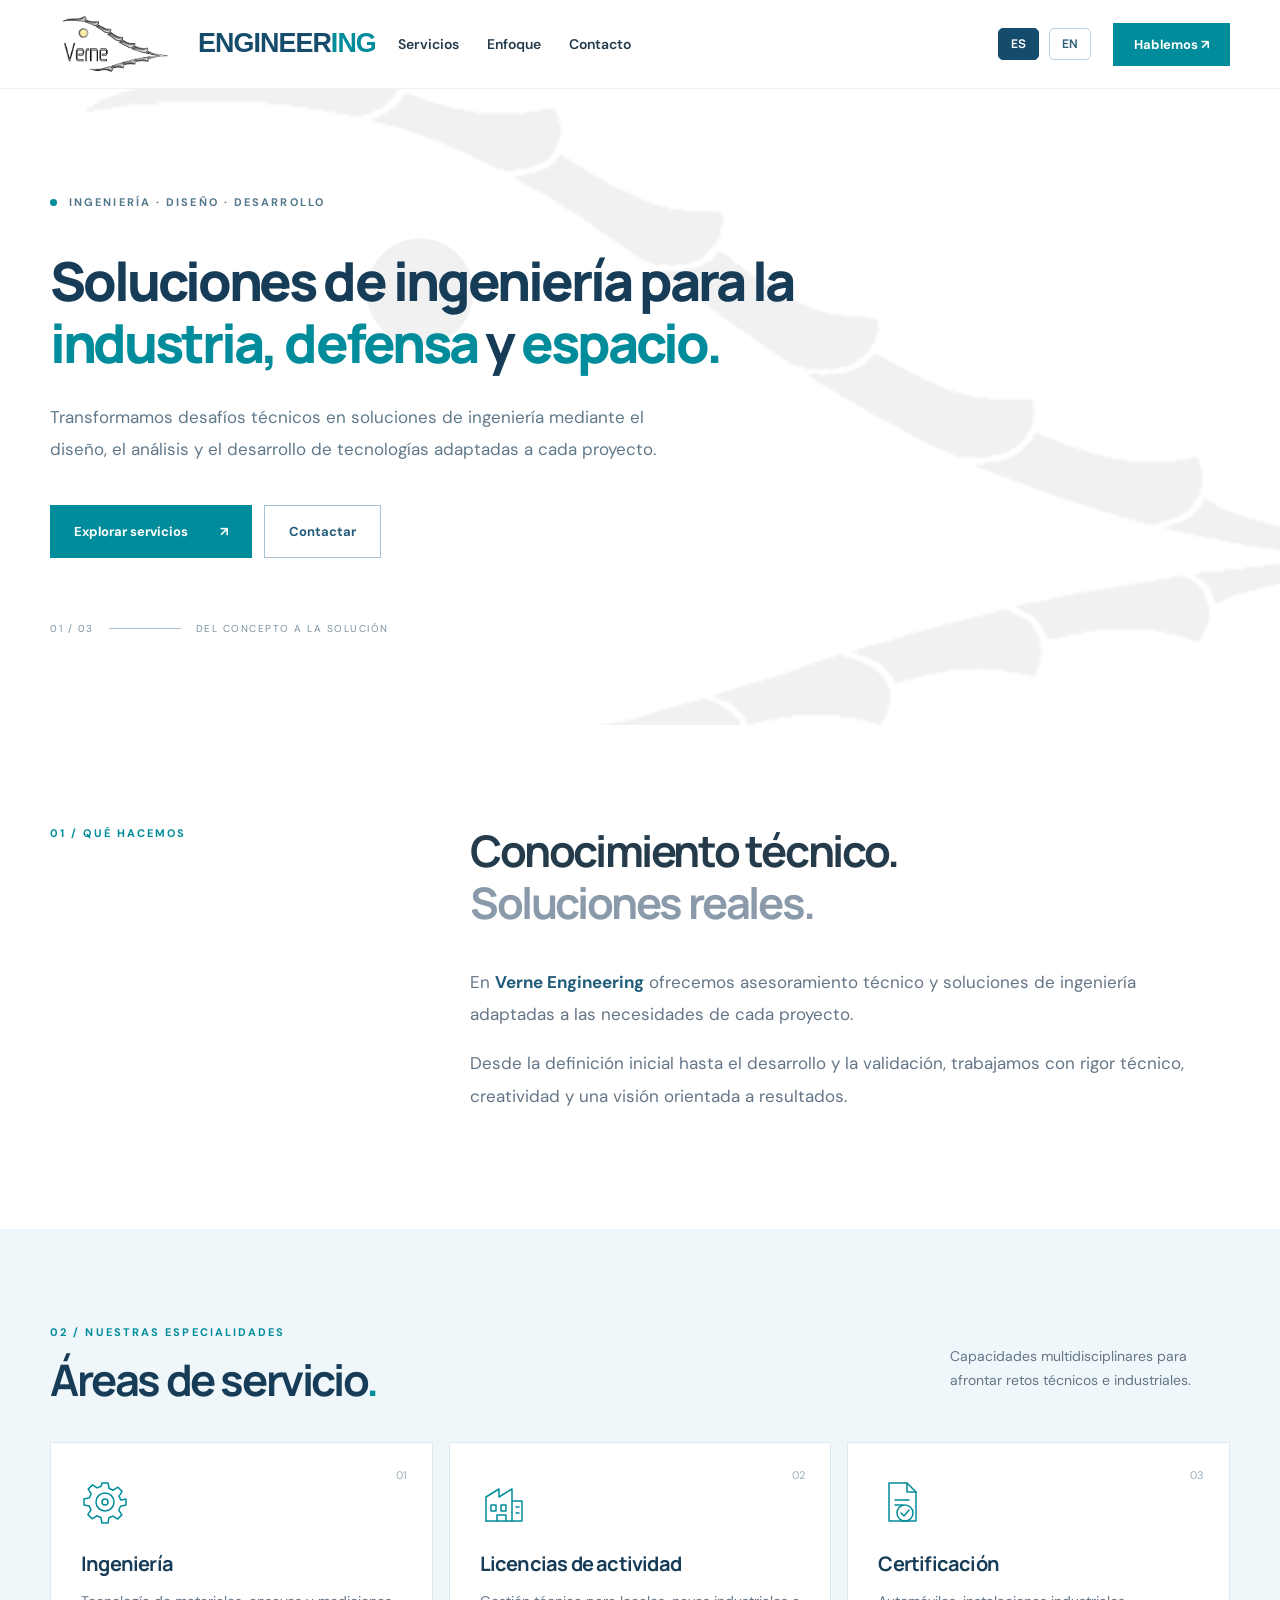
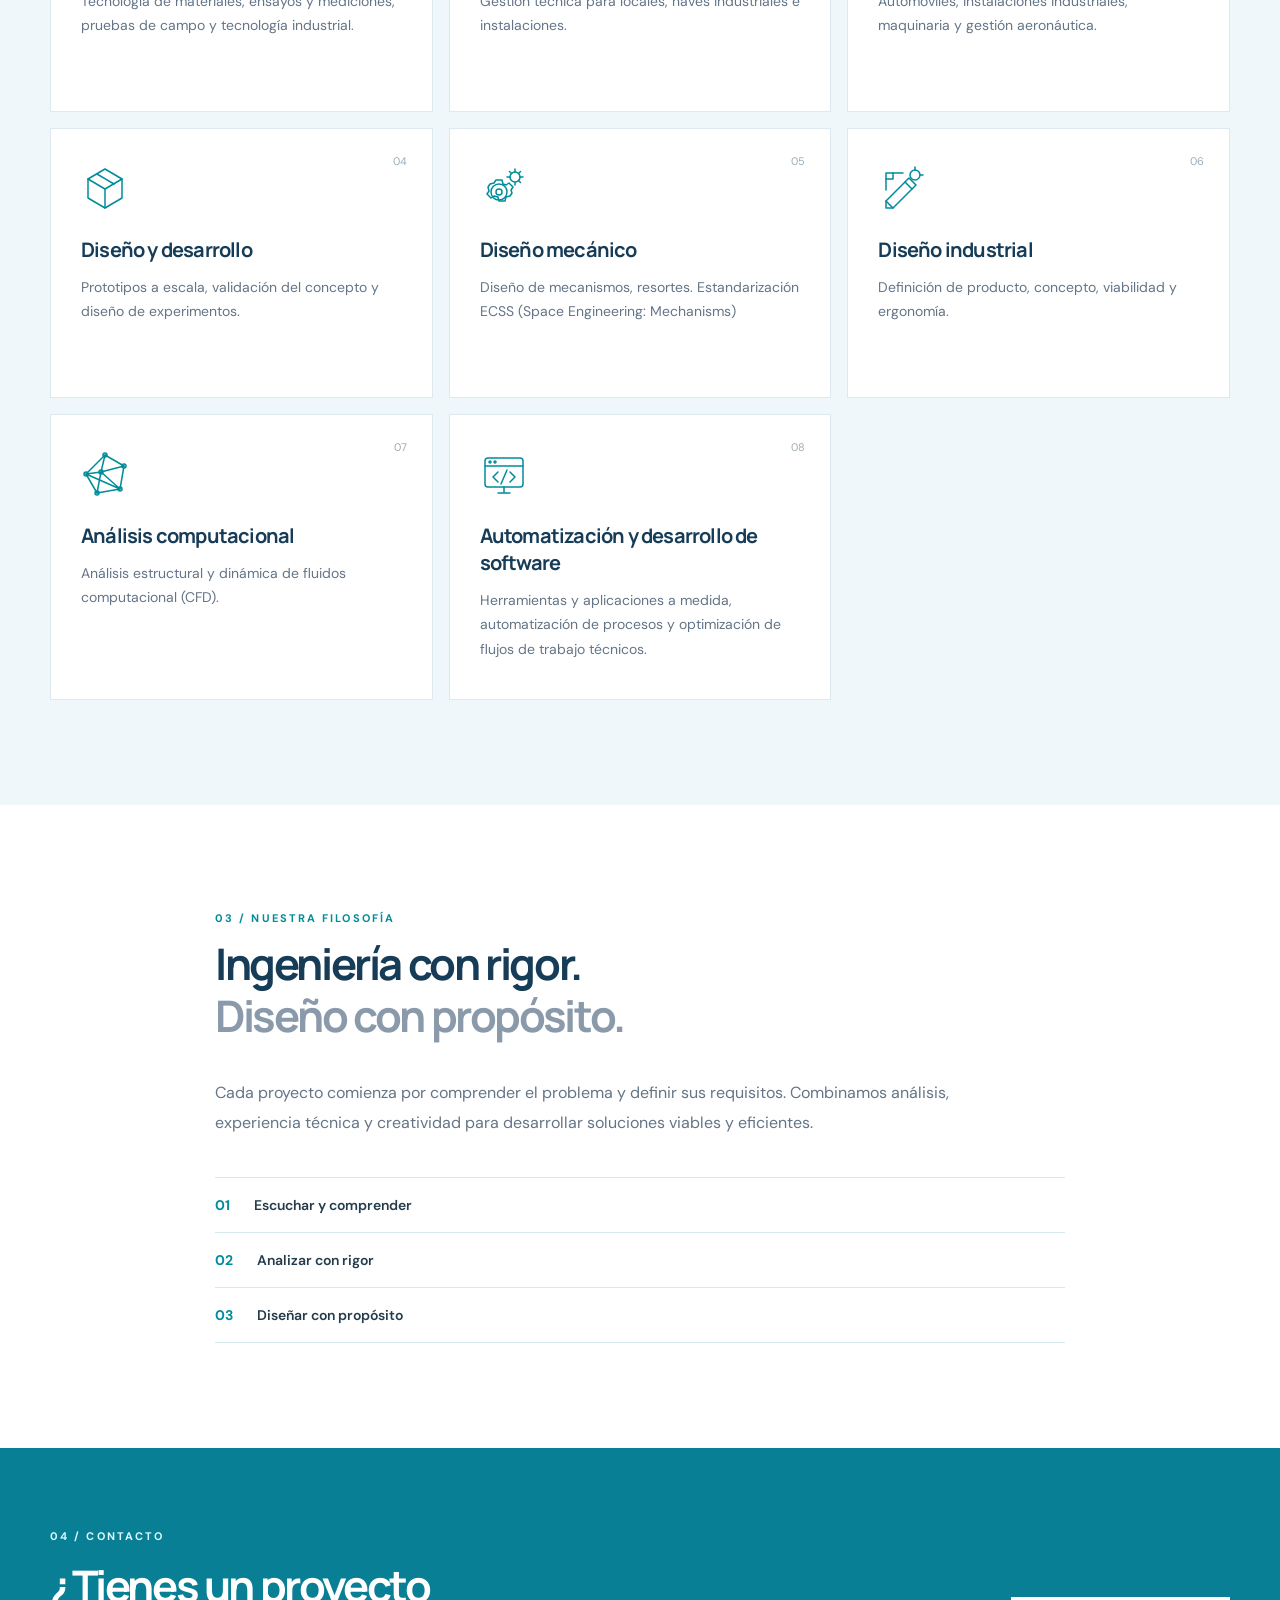
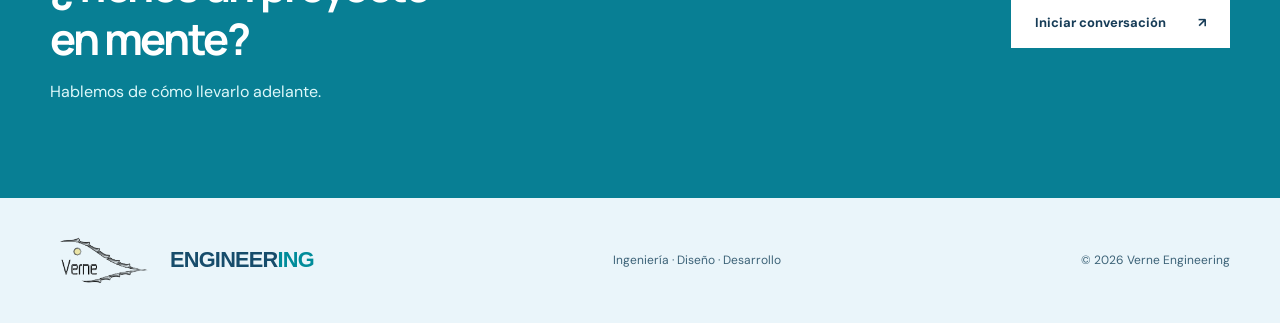
<file: index.html>
<!DOCTYPE html>
<html lang="es">
<head>
    <meta charset="utf-8">
    <meta name="viewport" content="width=device-width, initial-scale=1">

    <title>Verne Engineering | Ingeniería para industria, defensa y espacio</title>

    <meta name="description"
          content="Verne Engineering ofrece soluciones de ingeniería, diseño mecánico e industrial, análisis computacional y automatización para proyectos técnicos en industria, defensa y espacio.">

    <meta name="theme-color" content="#ffffff">

    <link rel="canonical" href="https://www.verne.cat/">
    <link rel="alternate" hreflang="es" href="https://www.verne.cat/">
    <link rel="alternate" hreflang="en" href="https://www.verne.cat/en/">
    <link rel="alternate" hreflang="x-default" href="https://www.verne.cat/">

    <link rel="stylesheet" href="styles.css">

    <script type="application/ld+json">
    {
        "@context": "https://schema.org",
        "@type": "Organization",
        "name": "Verne Engineering",
        "url": "https://www.verne.cat/",
        "logo": "https://www.verne.cat/logo-verne.png",
        "email": "engineering@verne.cat"
    }
    </script>
</head>

<body class="verne-v11">

    <!-- CABECERA -->
    <header class="header">
        <div class="wrap nav">

            <a class="brand" href="index.html"
               aria-label="Verne Engineering, inicio">

                <img
                    class="brand-logo"
                    src="logo-verne.png"
                    alt="Verne — logotipo"
                    width="154"
                    height="77">

                <span class="brand-subtitle" aria-label="ENGINEERING">
                    <span class="brand-engineer">ENGINEER</span><span class="brand-ing">ING</span>
                </span>
            </a>

            <nav aria-label="Navegación principal">
                <a href="#servicios">Servicios</a>
                <a href="#enfoque">Enfoque</a>
                <a href="contactos.html">Contacto</a>
            </nav>

            <span class="lang-switch" aria-label="Language / Idioma">
                <a href="./" lang="es" aria-current="page">ES</a>
                <a href="en/" lang="en">EN</a>
            </span>

            <a class="nav-cta" href="contactos.html">
                Hablemos <span aria-hidden="true">↗</span>
            </a>

        </div>
    </header>

    <main>

        <!-- PORTADA -->
        <section class="hero">

            <div class="wrap hero-grid">

                <div class="hero-copy">

                    <p class="eyebrow">
                        <span class="dot"></span>
                        INGENIERÍA · DISEÑO · DESARROLLO
                    </p>

                    <h1>
                        Soluciones de ingeniería
                        para la <em>industria,</em>
                        <em>defensa</em> y
                        <em>espacio.</em>
                    </h1>

                    <p class="lead">
                        Transformamos desafíos técnicos en soluciones
                        de ingeniería mediante el diseño, el análisis
                        y el desarrollo de tecnologías adaptadas
                        a cada proyecto.
                    </p>

                    <div class="actions">
                        <a class="btn primary" href="#servicios">
                            Explorar servicios <span aria-hidden="true">↗</span>
                        </a>

                        <a class="btn secondary" href="contactos.html">
                            Contactar
                        </a>
                    </div>

                    <div class="hero-foot">
                        <span>01 / 03</span>
                        <span class="line"></span>
                        <span>DEL CONCEPTO A LA SOLUCIÓN</span>
                    </div>

                </div>

            </div>

        </section>

        <!-- PRESENTACIÓN -->
        <section class="intro wrap">

            <div>
                <p class="section-label">
                    01 / QUÉ HACEMOS
                </p>
            </div>

            <div>
                <h2>
                    Conocimiento técnico.<br>
                    <span>Soluciones reales.</span>
                </h2>

                <p>
                    En <strong>Verne Engineering</strong> ofrecemos
                    asesoramiento técnico y soluciones de ingeniería
                    adaptadas a las necesidades de cada proyecto.
                </p>

                <p>
                    Desde la definición inicial hasta el desarrollo
                    y la validación, trabajamos con rigor técnico,
                    creatividad y una visión orientada a resultados.
                </p>
            </div>

        </section>

        <!-- SERVICIOS -->
        <section class="services" id="servicios">

            <div class="wrap">

                <div class="section-top">

                    <div>
                        <p class="section-label">
                            02 / NUESTRAS ESPECIALIDADES
                        </p>

                        <h2>
                            Áreas de servicio<span class="accent">.</span>
                        </h2>
                    </div>

                    <p>
                        Capacidades multidisciplinares para
                        afrontar retos técnicos e industriales.
                    </p>

                </div>

                <div class="service-grid">

                    <article class="service">
                        <span class="service-no">01</span>
                        <div class="service-icon" aria-hidden="true">⌁</div>
                        <h3>Ingeniería</h3>
                        <p>
                            Tecnología de materiales, ensayos y mediciones,
                            pruebas de campo y tecnología industrial.
                        </p>
                    </article>

                    <article class="service">
                        <span class="service-no">02</span>
                        <div class="service-icon" aria-hidden="true">▤</div>
                        <h3>Licencias de actividad</h3>
                        <p>
                            Gestión técnica para locales,
                            naves industriales e instalaciones.
                        </p>
                    </article>

                    <article class="service">
                        <span class="service-no">03</span>
                        <div class="service-icon" aria-hidden="true">◎</div>
                        <h3>Certificación</h3>
                        <p>
                            Automóviles, instalaciones industriales,
                            maquinaria y gestión aeronáutica.
                        </p>
                    </article>

                    <article class="service">
                        <span class="service-no">04</span>
                        <div class="service-icon" aria-hidden="true">◇</div>
                        <h3>Diseño y desarrollo</h3>
                        <p>
                            Prototipos a escala, validación del concepto
                            y diseño de experimentos.
                        </p>
                    </article>

                    <article class="service">
                        <span class="service-no">05</span>
                        <div class="service-icon" aria-hidden="true">⟐</div>
                        <h3>Diseño mecánico</h3>
                        <p>
                            Diseño de mecanismos,
                            resortes.
                            Estandarización ECSS 
                            (Space Engineering: Mechanisms)
                        </p>
                    </article>

                    <article class="service">
                        <span class="service-no">06</span>
                        <div class="service-icon" aria-hidden="true">▱</div>
                        <h3>Diseño industrial</h3>
                        <p>
                            Definición de producto, concepto,
                            viabilidad y ergonomía.
                        </p>
                    </article>

                    <article class="service">
                        <span class="service-no">07</span>
                        <div class="service-icon" aria-hidden="true">∑</div>
                        <h3>Análisis computacional</h3>
                        <p>
                            Análisis estructural y dinámica
                            de fluidos computacional (CFD).
                        </p>
                    </article>

                    <article class="service">
                        <span class="service-no">08</span>
                        <div class="service-icon" aria-hidden="true">{ }</div>
                        <h3>Automatización y desarrollo de software</h3>
                        <p>
                            Herramientas y aplicaciones a medida,
                            automatización de procesos y optimización
                            de flujos de trabajo técnicos.
                        </p>
                    </article>

                </div>

            </div>

        </section>

        <!-- FILOSOFÍA -->
        <section class="approach wrap" id="enfoque">

            <div class="approach-copy">

                <p class="section-label">
                    03 / NUESTRA FILOSOFÍA
                </p>

                <h2>
                    Ingeniería con rigor.<br>
                    <span>Diseño con propósito.</span>
                </h2>

                <p>
                    Cada proyecto comienza por comprender
                    el problema y definir sus requisitos.
                    Combinamos análisis, experiencia técnica
                    y creatividad para desarrollar soluciones
                    viables y eficientes.
                </p>

                <div class="principles">

                    <div>
                        <b>01</b>
                        <span>Escuchar y comprender</span>
                    </div>

                    <div>
                        <b>02</b>
                        <span>Analizar con rigor</span>
                    </div>

                    <div>
                        <b>03</b>
                        <span>Diseñar con propósito</span>
                    </div>

                </div>

            </div>

        </section>

        <!-- CONTACTO -->
        <section class="contact-banner">

            <div class="wrap contact-inner">

                <div>
                    <p class="section-label">
                        04 / CONTACTO
                    </p>

                    <h2>
                        ¿Tienes un proyecto<br>
                        en mente?
                    </h2>

                    <p>
                        Hablemos de cómo llevarlo adelante.
                    </p>
                </div>

                <a class="btn light" href="contactos.html">
                    Iniciar conversación
                    <span aria-hidden="true">↗</span>
                </a>

            </div>

        </section>

    </main>

    <!-- PIE DE PÁGINA -->
    <footer>

        <div class="wrap footer-inner">

            <a class="brand footer-brand"
               href="index.html"
               aria-label="Verne Engineering, inicio">

                <img
                    class="brand-logo"
                    src="logo-verne.png"
                    alt="Verne — logotipo"
                    width="154"
                    height="77">

                <span class="brand-subtitle" aria-label="ENGINEERING">
                    <span class="brand-engineer">ENGINEER</span><span class="brand-ing">ING</span>
                </span>

            </a>

            <span>
                Ingeniería · Diseño · Desarrollo
            </span>

            <span>
                © <span id="year">2026</span>
                Verne Engineering
            </span>

        </div>

    </footer>

    <script src="script.js"></script>
    <script src="service-icons.js"></script>

</body>
</html>
</file>
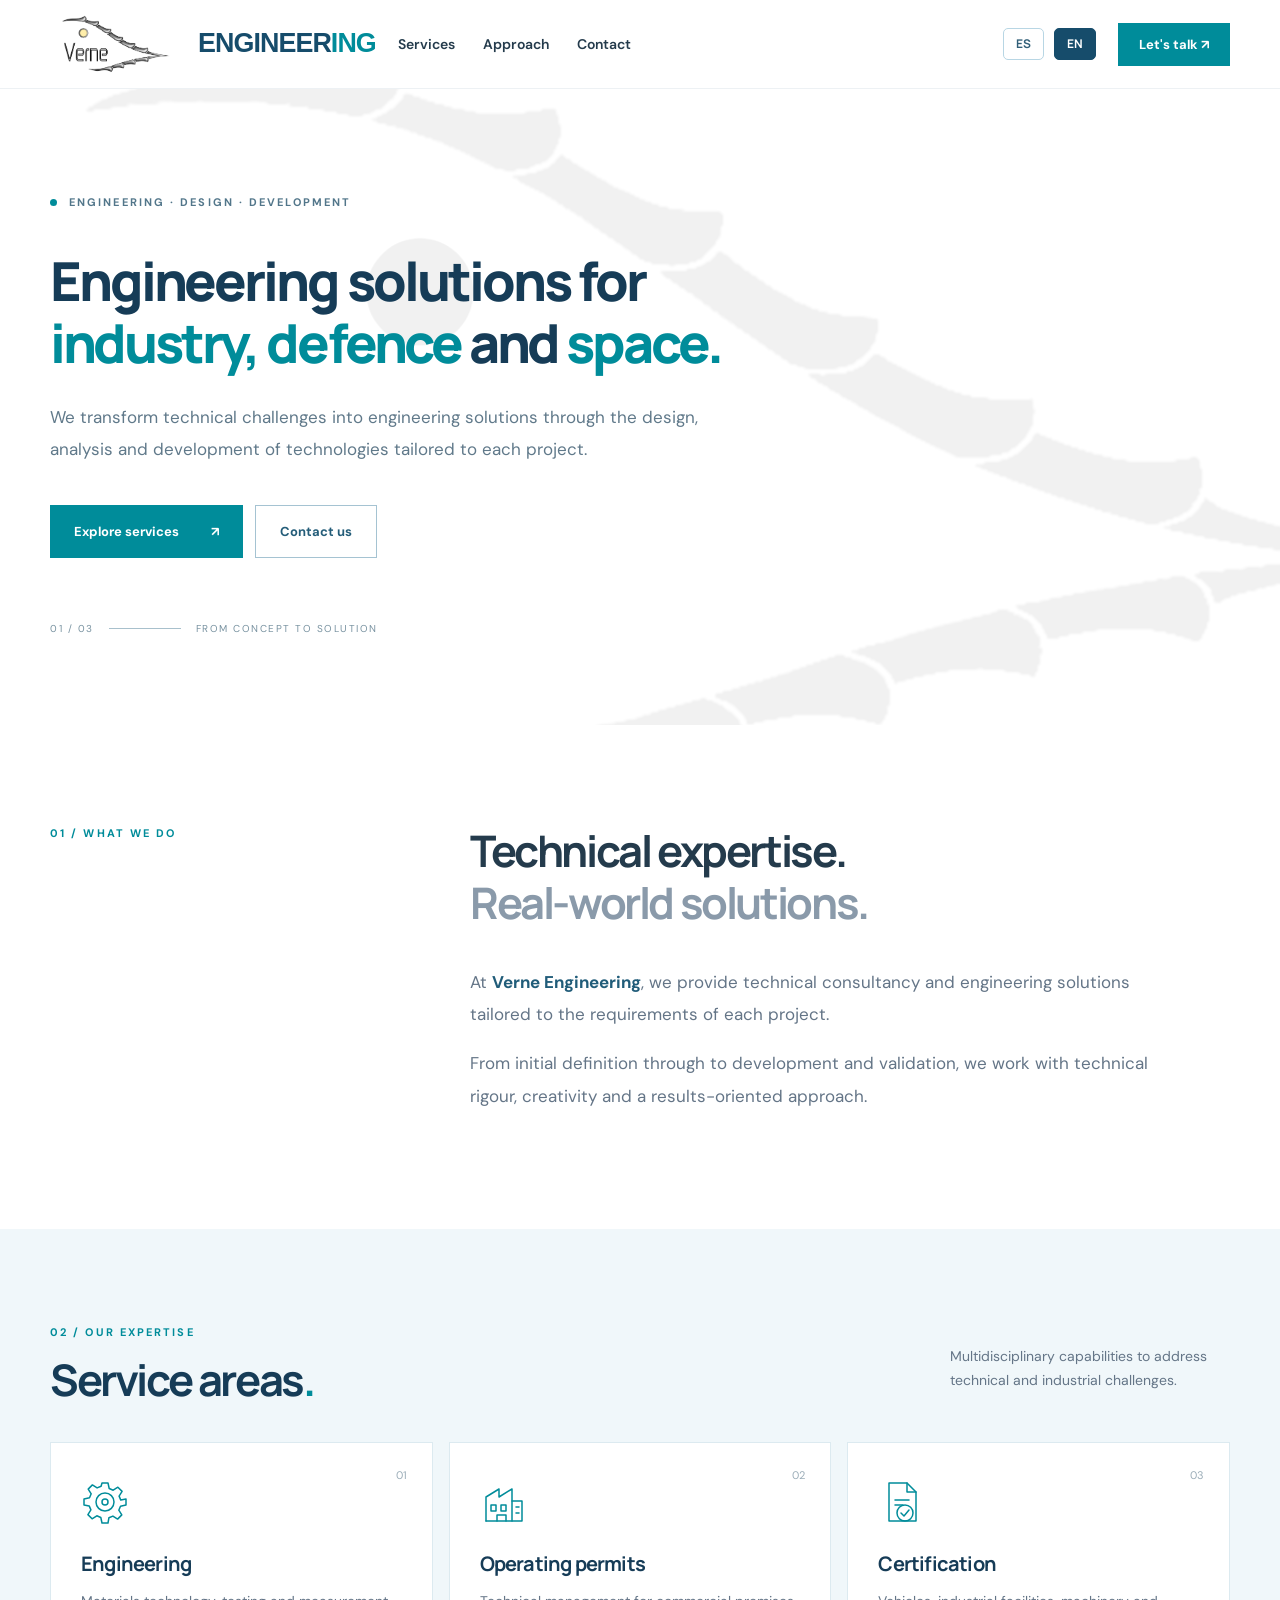
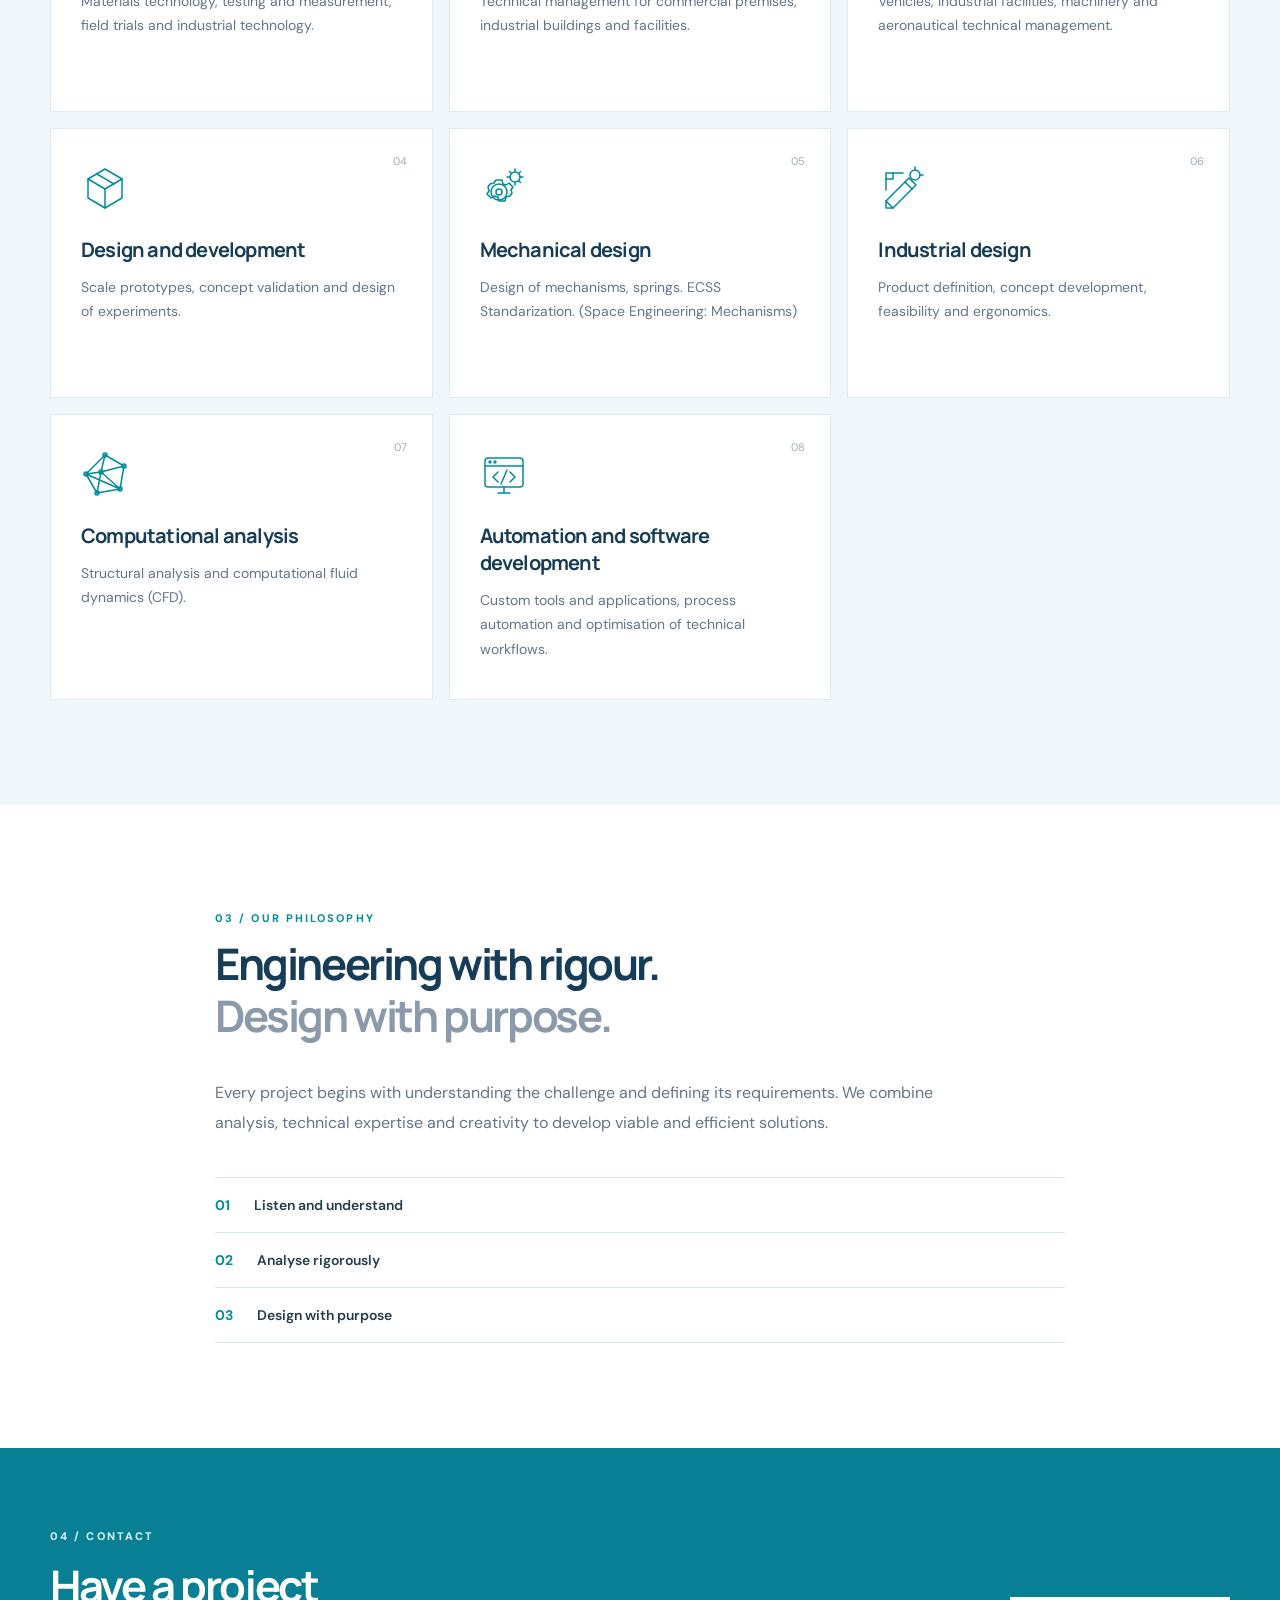
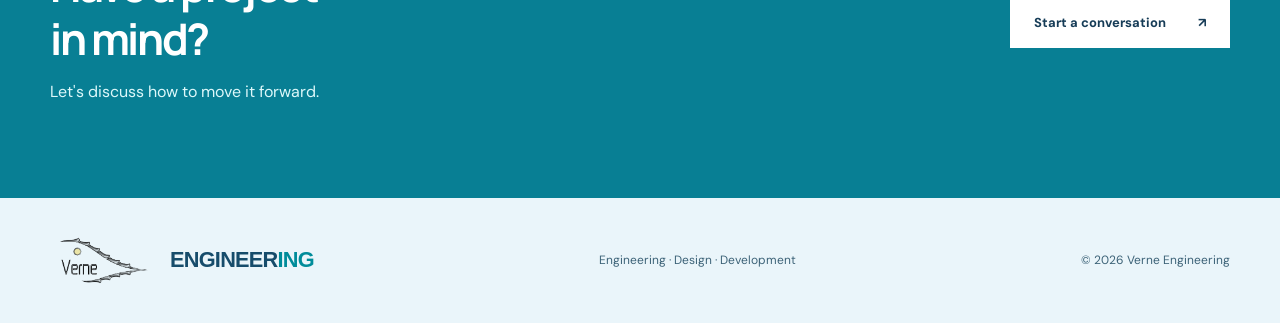
<file: en/index.html>
<!DOCTYPE html>
<html lang="en">
<head>
    <meta charset="utf-8">
    <meta name="viewport" content="width=device-width, initial-scale=1">

    <title>Verne Engineering | Engineering for Industry, Defence and Space</title>

    <meta name="description"
          content="Verne Engineering provides engineering solutions, mechanical and industrial design, computational analysis and automation for technical projects in industry, defence and space.">

    <meta name="theme-color" content="#ffffff">

    <link rel="canonical" href="https://www.verne.cat/en/">
    <link rel="alternate" hreflang="es" href="https://www.verne.cat/">
    <link rel="alternate" hreflang="en" href="https://www.verne.cat/en/">
    <link rel="alternate" hreflang="x-default" href="https://www.verne.cat/">

    <link rel="stylesheet" href="../styles.css?v=112">

    <script type="application/ld+json">
    {
        "@context": "https://schema.org",
        "@type": "Organization",
        "name": "Verne Engineering",
        "url": "https://www.verne.cat/",
        "logo": "https://www.verne.cat/logo-verne.png",
        "email": "engineering@verne.cat"
    }
    </script>
</head>

<body class="verne-v11">

    <!-- HEADER -->
    <header class="header">
        <div class="wrap nav">

            <a class="brand" href="./"
               aria-label="Verne Engineering, home">

                <img
                    class="brand-logo"
                    src="../logo-verne.png"
                    alt="Verne logo"
                    width="154"
                    height="77">

                <span class="brand-subtitle" aria-label="ENGINEERING">
                    <span class="brand-engineer">ENGINEER</span><span class="brand-ing">ING</span>
                </span>
            </a>

            <nav aria-label="Main navigation">
                <a href="#services">Services</a>
                <a href="#approach">Approach</a>
                <a href="contact.html">Contact</a>
            </nav>

            <span class="lang-switch" aria-label="Language selection">
                <a href="../" lang="es">ES</a>
                <a href="./" lang="en" aria-current="page">EN</a>
            </span>

            <a class="nav-cta" href="contact.html">
                Let's talk <span aria-hidden="true">↗</span>
            </a>

        </div>
    </header>

    <main>

        <!-- HERO -->
        <section class="hero">

            <div class="wrap hero-grid">
                <div class="hero-copy">

                    <p class="eyebrow">
                        <span class="dot"></span>
                        ENGINEERING · DESIGN · DEVELOPMENT
                    </p>

                    <h1>
                        Engineering solutions
                        for <em>industry,</em>
                        <em>defence</em> and
                        <em>space.</em>
                    </h1>

                    <p class="lead">
                        We transform technical challenges into
                        engineering solutions through the design,
                        analysis and development of technologies
                        tailored to each project.
                    </p>

                    <div class="actions">

                        <a class="btn primary" href="#services">
                            Explore services
                            <span aria-hidden="true">↗</span>
                        </a>

                        <a class="btn secondary" href="contact.html">
                            Contact us
                        </a>

                    </div>

                    <div class="hero-foot">
                        <span>01 / 03</span>
                        <span class="line"></span>
                        <span>FROM CONCEPT TO SOLUTION</span>
                    </div>

                </div>
            </div>

        </section>

        <!-- INTRODUCTION -->
        <section class="intro wrap">

            <div>
                <p class="section-label">
                    01 / WHAT WE DO
                </p>
            </div>

            <div>
                <h2>
                    Technical expertise.<br>
                    <span>Real-world solutions.</span>
                </h2>

                <p>
                    At <strong>Verne Engineering</strong>,
                    we provide technical consultancy and
                    engineering solutions tailored to
                    the requirements of each project.
                </p>

                <p>
                    From initial definition through to
                    development and validation, we work
                    with technical rigour, creativity
                    and a results-oriented approach.
                </p>
            </div>

        </section>

        <!-- SERVICES -->
        <section class="services" id="services">

            <div class="wrap">

                <div class="section-top">

                    <div>
                        <p class="section-label">
                            02 / OUR EXPERTISE
                        </p>

                        <h2>
                            Service areas<span class="accent">.</span>
                        </h2>
                    </div>

                    <p>
                        Multidisciplinary capabilities
                        to address technical and
                        industrial challenges.
                    </p>

                </div>

                <div class="service-grid">

                    <article class="service">
                        <span class="service-no">01</span>
                        <div class="service-icon" aria-hidden="true">⌁</div>
                        <h3>Engineering</h3>
                        <p>
                            Materials technology, testing
                            and measurement, field trials
                            and industrial technology.
                        </p>
                    </article>

                    <article class="service">
                        <span class="service-no">02</span>
                        <div class="service-icon" aria-hidden="true">▤</div>
                        <h3>Operating permits</h3>
                        <p>
                            Technical management for
                            commercial premises, industrial
                            buildings and facilities.
                        </p>
                    </article>

                    <article class="service">
                        <span class="service-no">03</span>
                        <div class="service-icon" aria-hidden="true">◎</div>
                        <h3>Certification</h3>
                        <p>
                            Vehicles, industrial facilities,
                            machinery and aeronautical
                            technical management.
                        </p>
                    </article>

                    <article class="service">
                        <span class="service-no">04</span>
                        <div class="service-icon" aria-hidden="true">◇</div>
                        <h3>Design and development</h3>
                        <p>
                            Scale prototypes, concept
                            validation and design
                            of experiments.
                        </p>
                    </article>

                    <article class="service">
                        <span class="service-no">05</span>
                        <div class="service-icon" aria-hidden="true">⟐</div>
                        <h3>Mechanical design</h3>
                        <p>
                            Design of mechanisms,
                            springs.
                            ECSS Standarization.
                            (Space Engineering: Mechanisms)
                            
                            
                        </p>
                    </article>

                    <article class="service">
                        <span class="service-no">06</span>
                        <div class="service-icon" aria-hidden="true">▱</div>
                        <h3>Industrial design</h3>
                        <p>
                            Product definition, concept
                            development, feasibility
                            and ergonomics.
                        </p>
                    </article>

                    <article class="service">
                        <span class="service-no">07</span>
                        <div class="service-icon" aria-hidden="true">∑</div>
                        <h3>Computational analysis</h3>
                        <p>
                            Structural analysis and
                            computational fluid
                            dynamics (CFD).
                        </p>
                    </article>

                    <article class="service">
                        <span class="service-no">08</span>
                        <div class="service-icon" aria-hidden="true">{ }</div>
                        <h3>Automation and software development</h3>
                        <p>
                            Custom tools and applications,
                            process automation and
                            optimisation of technical
                            workflows.
                        </p>
                    </article>

                </div>

            </div>
        </section>

        <!-- APPROACH -->
        <section class="approach wrap" id="approach">

            <div class="approach-copy">

                <p class="section-label">
                    03 / OUR PHILOSOPHY
                </p>

                <h2>
                    Engineering with rigour.<br>
                    <span>Design with purpose.</span>
                </h2>

                <p>
                    Every project begins with understanding
                    the challenge and defining its requirements.
                    We combine analysis, technical expertise
                    and creativity to develop viable
                    and efficient solutions.
                </p>

                <div class="principles">

                    <div>
                        <b>01</b>
                        <span>Listen and understand</span>
                    </div>

                    <div>
                        <b>02</b>
                        <span>Analyse rigorously</span>
                    </div>

                    <div>
                        <b>03</b>
                        <span>Design with purpose</span>
                    </div>

                </div>

            </div>
        </section>

        <!-- CONTACT -->
        <section class="contact-banner">

            <div class="wrap contact-inner">

                <div>
                    <p class="section-label">
                        04 / CONTACT
                    </p>

                    <h2>
                        Have a project<br>
                        in mind?
                    </h2>

                    <p>
                        Let's discuss how to move it forward.
                    </p>
                </div>

                <a class="btn light" href="contact.html">
                    Start a conversation
                    <span aria-hidden="true">↗</span>
                </a>

            </div>
        </section>

    </main>

    <!-- FOOTER -->
    <footer>

        <div class="wrap footer-inner">

            <a class="brand footer-brand"
               href="./"
               aria-label="Verne Engineering, home">

                <img
                    class="brand-logo"
                    src="../logo-verne.png"
                    alt="Verne logo"
                    width="154"
                    height="77">

                <span class="brand-subtitle" aria-label="ENGINEERING">
                    <span class="brand-engineer">ENGINEER</span><span class="brand-ing">ING</span>
                </span>

            </a>

            <span>
                Engineering · Design · Development
            </span>

            <span>
                © <span id="year">2026</span>
                Verne Engineering
            </span>

        </div>

    </footer>

    <script src="../script.js"></script>
    <script src="../service-icons.js"></script>

</body>
</html>
</file>
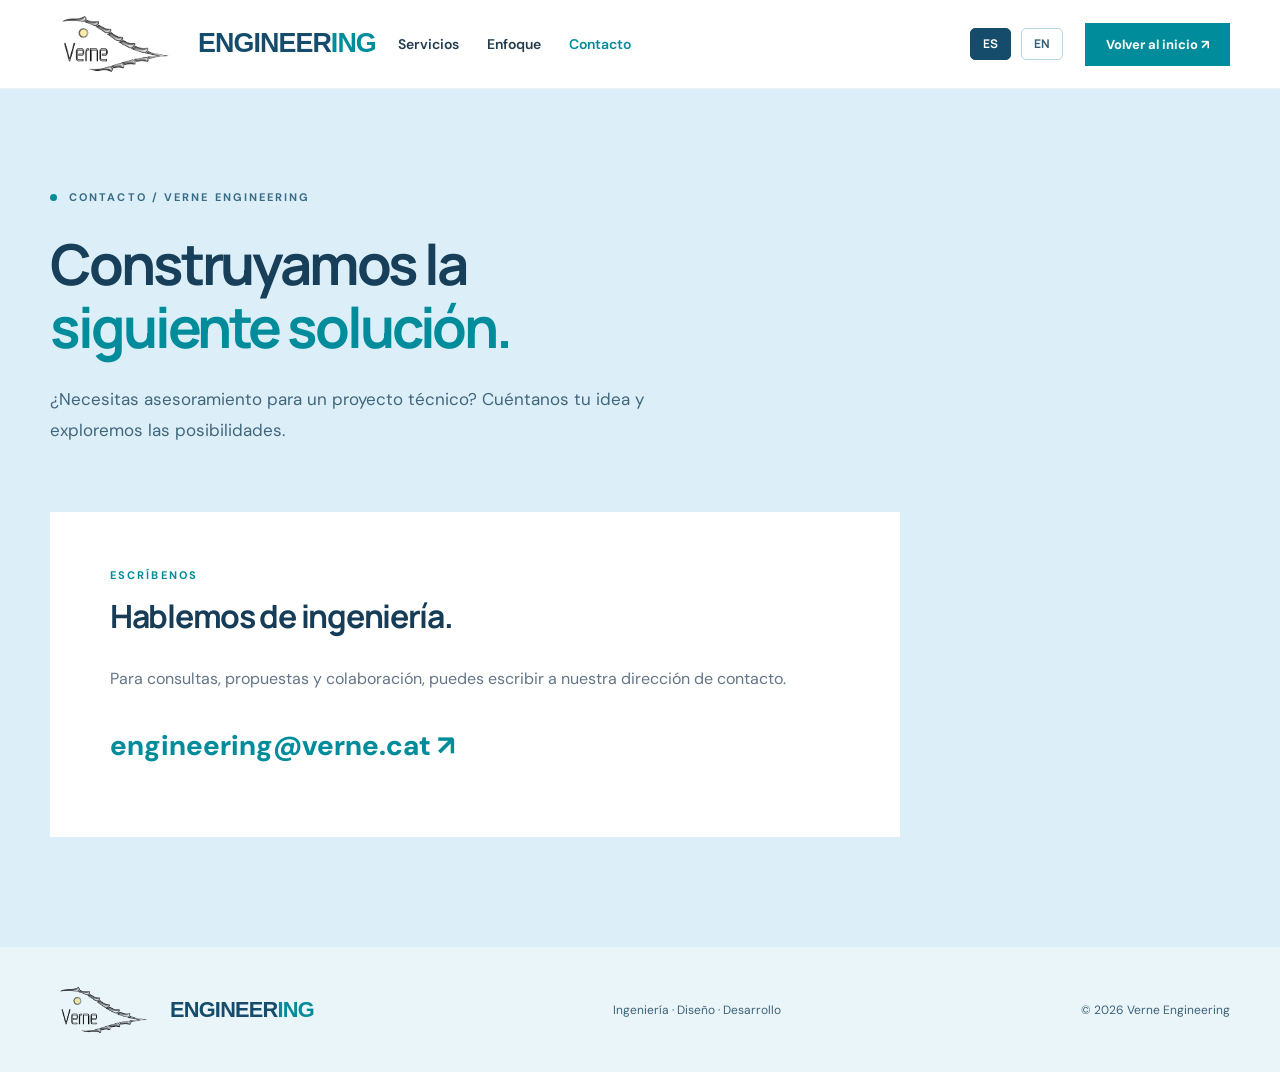
<file: contactos.html>
<!DOCTYPE html>
<html lang="es"><head><meta charset="utf-8"/><meta content="width=device-width, initial-scale=1" name="viewport"/><title>Contacto | Verne Engineering</title><meta content="Contacta con Verne Engineering para consultas de ingeniería, diseño industrial y automatización. Escríbenos a engineering@verne.cat." name="description"/><meta content="#14283d" name="theme-color"/><link href="https://www.verne.cat/contactos.html" rel="canonical"/><link href="styles.css" rel="stylesheet"/><link href="https://www.verne.cat/contactos.html" hreflang="es" rel="alternate"/><link href="https://www.verne.cat/en/contact.html" hreflang="en" rel="alternate"/><link href="https://www.verne.cat/contactos.html" hreflang="x-default" rel="alternate"/><script type="application/ld+json">{"@context": "https://schema.org", "@type": "Organization", "name": "Verne Engineering", "url": "https://www.verne.cat/", "logo": "https://www.verne.cat/logo-verne.png", "email": "engineering@verne.cat"}</script></head><body><header class="header"><div class="wrap nav"><a class="brand" href="index.html"><img alt="Verne — logotipo" class="brand-logo" height="77" src="logo-verne.png" width="154"/><span aria-label="ENGINEERING" class="brand-subtitle"><span class="brand-engineer">ENGINEER</span><span class="brand-ing">ING</span></span></a><nav><a href="index.html#servicios">Servicios</a><a href="index.html#enfoque">Enfoque</a><a aria-current="page" href="contactos.html">Contacto</a></nav><span aria-label="Language / Idioma" class="lang-switch"><a aria-current="page" href="contactos.html" lang="es">ES</a><a href="en/contact.html" lang="en">EN</a></span><a class="nav-cta" href="index.html">Volver al inicio ↗</a></div></header><main><section class="contact-page"><div class="wrap"><p class="eyebrow"><span class="dot"></span> CONTACTO / VERNE ENGINEERING</p><h1>Construyamos la<br/><em>siguiente solución.</em></h1><p class="lead">¿Necesitas asesoramiento para un proyecto técnico? Cuéntanos tu idea y exploremos las posibilidades.</p><div class="contact-panel"><div><p class="section-label">ESCRÍBENOS</p><h2>Hablemos de ingeniería.</h2><p>Para consultas, propuestas y colaboración, puedes escribir a nuestra dirección de contacto.</p><a class="email-link" href="mailto:engineering@verne.cat">engineering@verne.cat ↗</a></div></div></div></section></main><footer><div class="wrap footer-inner"><a aria-label="Verne Engineering, inicio" class="brand footer-brand" href="index.html"><img alt="Verne — logotipo" class="brand-logo" height="77" src="logo-verne.png" width="154"/><span aria-label="ENGINEERING" class="brand-subtitle"><span class="brand-engineer">ENGINEER</span><span class="brand-ing">ING</span></span></a><span>Ingeniería · Diseño · Desarrollo</span><span>© <span id="year">2026</span> Verne Engineering</span></div></footer><script src="script.js"></script></body></html>
</file>
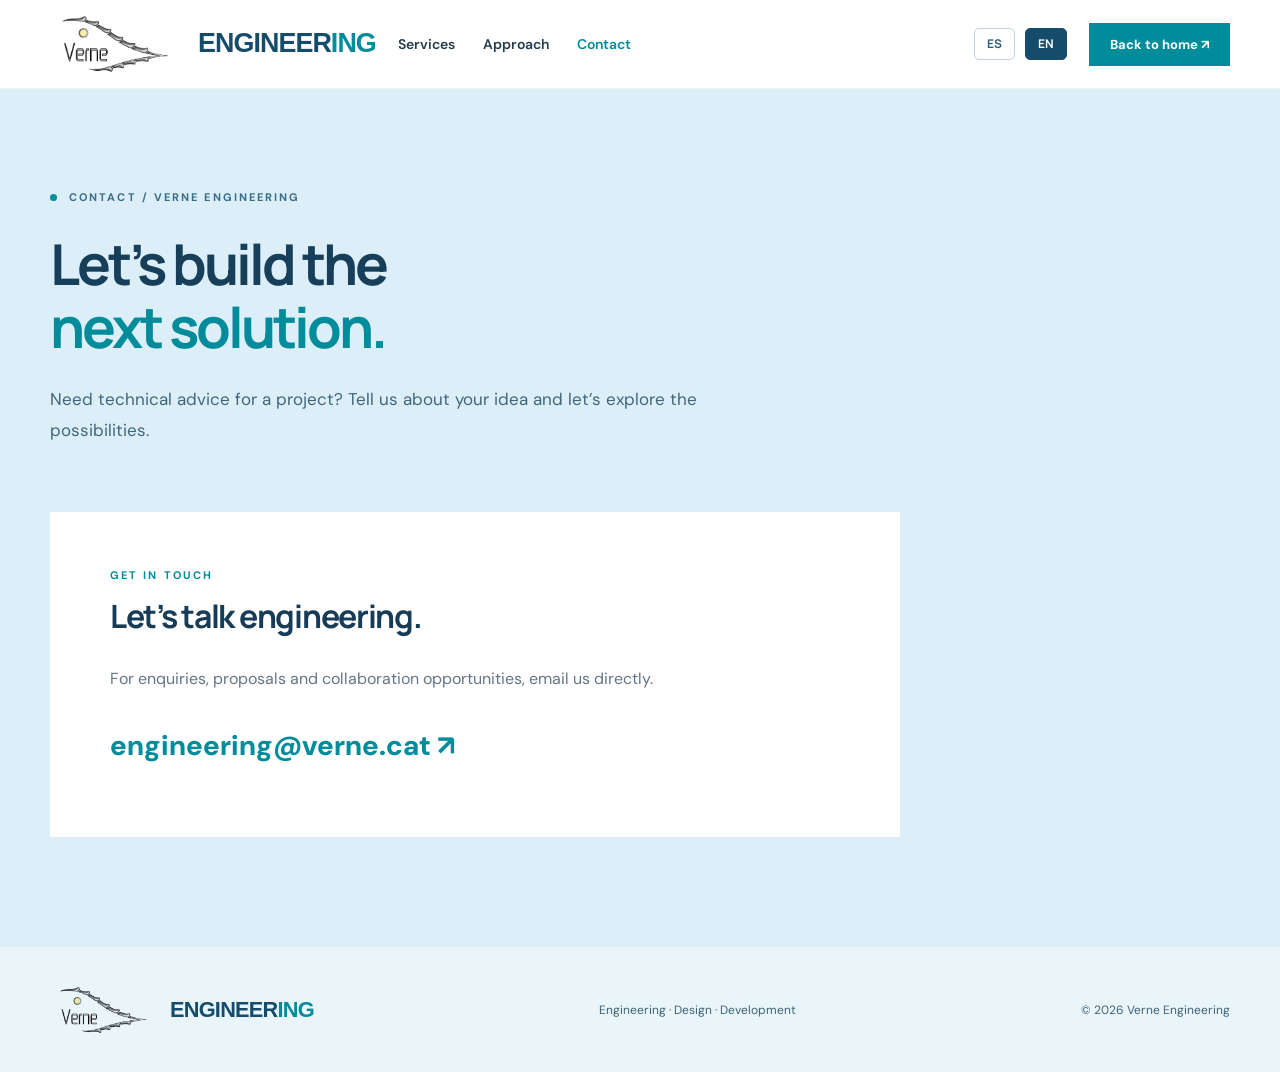
<file: en/contact.html>
<!DOCTYPE html>
<html lang="en">
<head>
    <meta charset="utf-8"/>
    <meta name="viewport" content="width=device-width, initial-scale=1"/>

    <title>Contact | Verne Engineering</title>

    <meta name="description"
          content="Contact Verne Engineering for mechanical engineering, industrial design, automation and software development enquiries."/>

    <meta name="theme-color" content="#14283d"/>

    <link rel="canonical"
          href="https://www.verne.cat/en/contact.html"/>

    <link rel="stylesheet" href="../styles.css"/>

    <!-- International SEO -->
    <link rel="alternate"
          hreflang="es"
          href="https://www.verne.cat/contactos.html"/>

    <link rel="alternate"
          hreflang="en"
          href="https://www.verne.cat/en/contact.html"/>

    <link rel="alternate"
          hreflang="x-default"
          href="https://www.verne.cat/contactos.html"/>

    <!-- Structured data -->
    <script type="application/ld+json">
    {
        "@context": "https://schema.org",
        "@type": "Organization",
        "name": "Verne Engineering",
        "url": "https://www.verne.cat/",
        "logo": "https://www.verne.cat/logo-verne.png",
        "email": "engineering@verne.cat"
    }
    </script>
</head>

<body>

    <!-- HEADER -->
    <header class="header">
        <div class="wrap nav">

            <a class="brand" href="index.html">
                <img
                    alt="Verne logo"
                    class="brand-logo"
                    height="77"
                    src="../logo-verne.png"
                    width="154"
                />
                <span aria-label="ENGINEERING" class="brand-subtitle">
                    <span class="brand-engineer">ENGINEER</span>
                    <span class="brand-ing">ING</span>
                </span>
            </a>

            <nav>
                <a href="index.html#services">Services</a>
                <a href="index.html#approach">Approach</a>
                <a aria-current="page" href="contact.html">Contact</a>
            </nav>

            <!-- LANGUAGE SELECTOR -->
            <span aria-label="Language / Idioma" class="lang-switch">
                <a href="../contactos.html" lang="es">ES</a>
                <a aria-current="page" href="contact.html" lang="en">EN</a>
            </span>

            <a class="nav-cta" href="index.html">
                Back to home ↗
            </a>

        </div>
    </header>

    <!-- MAIN CONTENT -->
    <main>
        <section class="contact-page">
            <div class="wrap">

                <p class="eyebrow">
                    <span class="dot"></span>
                    CONTACT / VERNE ENGINEERING
                </p>

                <h1>
                    Let’s build the<br/>
                    <em>next solution.</em>
                </h1>

                <p class="lead">
                    Need technical advice for a project?
                    Tell us about your idea and let’s explore
                    the possibilities.
                </p>

                <div class="contact-panel">
                    <div>

                        <p class="section-label">
                            GET IN TOUCH
                        </p>

                        <h2>Let’s talk engineering.</h2>

                        <p>
                            For enquiries, proposals and
                            collaboration opportunities,
                            email us directly.
                        </p>

                        <a
                            class="email-link"
                            href="mailto:engineering@verne.cat">
                            engineering@verne.cat ↗
                        </a>

                    </div>
                </div>

            </div>
        </section>
    </main>

    <!-- FOOTER -->
    <footer>
        <div class="wrap footer-inner">

            <a
                aria-label="Verne Engineering, home"
                class="brand footer-brand"
                href="index.html">

                <img
                    alt="Verne logo"
                    class="brand-logo"
                    height="77"
                    src="../logo-verne.png"
                    width="154"
                />

                <span aria-label="ENGINEERING" class="brand-subtitle">
                    <span class="brand-engineer">ENGINEER</span>
                    <span class="brand-ing">ING</span>
                </span>

            </a>

            <span>
                Engineering · Design · Development
            </span>

            <span>
                © <span id="year">2026</span>
                Verne Engineering
            </span>

        </div>
    </footer>

    <script src="../script.js"></script>

</body>
</html>
</file>
<file: styles.css>
@import url('https://fonts.googleapis.com/css2?family=DM+Sans:wght@400;500;600;700&family=Manrope:wght@400;500;600;700;800&display=swap');

/* ==========================================
   VERNE ENGINEERING
   VERSION V11.2
   ========================================== */

:root {
    --navy: #163c57;
    --navy2: #164c6b;
    --teal: #008c9a;
    --ink: #243b4c;
    --muted: #647587;
    --light: #eaf5fa;
    --line: #d8e8ef;
}

* {
    box-sizing: border-box;
}

html {
    scroll-behavior: smooth;
}

body {
    margin: 0;
    background: #fff;
    color: var(--ink);
    font-family: 'DM Sans', Arial, sans-serif;
}

a {
    color: inherit;
    text-decoration: none;
}

h1, h2, h3, p {
    margin-top: 0;
}

h1, h2, h3 {
    font-family: 'Manrope', Arial, sans-serif;
}

.wrap {
    width: min(1180px, calc(100% - 48px));
    margin-left: auto;
    margin-right: auto;
}

/* CABECERA */

.header {
    position: relative;
    z-index: 20;
    background: #fff;
    border-bottom: 1px solid #edf1f4;
}

.nav {
    min-height: 88px;
    display: flex;
    align-items: center;
    justify-content: space-between;
    gap: 22px;
}

.brand {
    display: flex;
    align-items: center;
    gap: 16px;
    flex-shrink: 0;
    white-space: nowrap;
}

.brand-logo {
    display: block;
    width: 132px;
    height: auto;
    object-fit: contain;
    mix-blend-mode: multiply;
}

.brand-subtitle {
    display: inline-flex;
    align-items: baseline;
    font-family: "Arial Rounded MT Bold", "Trebuchet MS", sans-serif;
    font-size: clamp(21px, 2.1vw, 27px);
    font-weight: 700;
    letter-spacing: -.035em;
    line-height: 1.1;
    white-space: nowrap;
}

.brand-engineer {
    color: #164c6b;
}

.brand-ing {
    color: var(--teal);
}

nav {
    display: flex;
    align-items: center;
    gap: 28px;
    font-size: 14px;
    font-weight: 600;
}

nav a:hover,
nav a[aria-current] {
    color: var(--teal);
}

.nav-cta {
    padding: 13px 21px;
    background: var(--teal);
    color: white;
    font-size: 13px;
    font-weight: 700;
    white-space: nowrap;
}

.nav-cta:hover {
    background: #087580;
}

/* IDIOMAS */

.lang-switch {
    display: inline-flex;
    align-items: center;
    gap: 10px;
    margin-left: auto;
    white-space: nowrap;
    font: 700 12px/1.2 'Manrope', sans-serif;
}

.lang-switch a {
    display: inline-block;
    padding: 8px 12px;
    color: #315f78;
    border: 1px solid #b8d6e4;
    border-radius: 5px;
    text-align: center;
}

.lang-switch a[aria-current="page"] {
    background: var(--navy2);
    color: #fff;
    border-color: var(--navy2);
}

.lang-switch a:hover {
    border-color: var(--teal);
}

/* ==========================================
   PORTADA BLANCA
   ========================================== */

.hero {
    position: relative;
    isolation: isolate;
    overflow: hidden;
    background: #fff;
    color: var(--navy);
}

/* Simbolo original de Verne */




.hero::before {
    content: "";
    position: absolute;
    z-index: -1;
    pointer-events: none;

    top: 50%;
    right: -18%;

    width: 1450px;
    height: 1350px;

    transform: translateY(-50%);

    background-image: url("verne-simbolo-transparente.png");
    background-repeat: no-repeat;
    background-position: center;
    background-size: contain;

    opacity: 0.055;
}


.hero-grid {
    display: block;
    position: relative;
    min-height: 600px;
}

.hero-copy {
    position: relative;
    max-width: 790px;
    padding: 105px 0 90px;

    display: flex;
    flex-direction: column;
    align-items: flex-start;
}

.eyebrow,
.section-label {
    font: 700 11px/1.5 'DM Sans', sans-serif;
    letter-spacing: .19em;
    text-transform: uppercase;
}

.eyebrow {
    display: flex;
    align-items: center;
    gap: 12px;
    color: #52768a;
}

.dot {
    display: inline-block;
    width: 7px;
    height: 7px;
    background: var(--teal);
    border-radius: 50%;
}

.hero h1 {
    max-width: 790px;
    margin: 28px 0;
    color: var(--navy);

    font-size: clamp(40px, 4.2vw, 64px);
    font-weight: 800;
    line-height: 1.16;
    letter-spacing: -.055em;
}

.hero h1 em {
    color: var(--teal);
    font-style: normal;
}

.lead {
    max-width: 650px;
    color: #60798a;
    font-size: 17px;
    line-height: 1.85;
}

.actions {
    display: flex;
    flex-wrap: wrap;
    gap: 12px;
    margin-top: 23px;
}

.btn {
    display: inline-flex;
    align-items: center;
    justify-content: space-between;
    gap: 32px;
    padding: 17px 24px;
    font-size: 13px;
    font-weight: 700;
    transition: background .2s;
}

.primary {
    background: var(--teal);
    color: white;
}

.primary:hover {
    background: #087580;
}

.secondary {
    color: #245d79;
    border: 1px solid #a5c3d2;
}

.secondary:hover {
    background: #eaf5fa;
}

.hero-foot {
    display: flex;
    align-items: center;
    gap: 15px;
    margin-top: 44px;
    padding-top: 20px;
    color: #7892a0;
    font-size: 10px;
    letter-spacing: .15em;
}

.hero-foot .line {
    width: 72px;
    height: 1px;
    background: #a8c0cc;
}

/* ==========================================
   QUE HACEMOS
   ========================================== */

.intro {
    display: grid;
    grid-template-columns: 1fr 2fr;
    gap: 40px;
    padding: 100px 0;
}

.section-label {
    color: var(--teal);
}

.intro h2,
.section-top h2,
.approach h2,
.contact-banner h2 {
    font-size: clamp(32px, 3.4vw, 48px);
    line-height: 1.2;
    letter-spacing: -.055em;
}

.intro h2 span,
.approach h2 span {
    color: #8a9aaa;
}

.intro p:not(.section-label) {
    max-width: 720px;
    color: var(--muted);
    font-size: 17px;
    line-height: 1.9;
}

.intro strong {
    color: #205c79;
}

/* Nueva seccion de tres pilares */

.pillars-section {
    background: var(--light);
    padding: 85px 0 95px;
}

.pillars-heading {
    max-width: 760px;
    margin-bottom: 45px;
}

.pillars-heading h2 {
    color: var(--navy);
    font-size: clamp(32px, 3.4vw, 48px);
    letter-spacing: -.05em;
    line-height: 1.2;
}

.pillars-heading p:not(.section-label) {
    color: var(--muted);
    font-size: 16px;
    line-height: 1.8;
}

.pillars-grid {
    display: grid;
    grid-template-columns: repeat(3, minmax(0, 1fr));
    gap: 24px;
}

.pillar {
    padding: 28px 0;
    border-top: 2px solid #b8d6e4;
}

.pillar-number {
    display: block;
    margin-bottom: 20px;
    color: var(--teal);
    font-size: 12px;
    font-weight: 700;
    letter-spacing: .12em;
}

.pillar h3 {
    margin-bottom: 14px;
    color: var(--navy);
    font-size: 24px;
    letter-spacing: -.04em;
}

.pillar p {
    max-width: 340px;
    color: var(--muted);
    font-size: 15px;
    line-height: 1.8;
}

/* ==========================================
   SERVICIOS
   ========================================== */

.services {
    background: #f0f7fa;
    padding: 95px 0 105px;
}

.section-top {
    display: flex;
    align-items: end;
    justify-content: space-between;
    gap: 30px;
    margin-bottom: 35px;
}

.section-top h2 {
    margin: 14px 0 0;
    color: var(--navy);
}

.section-top > p {
    max-width: 280px;
    color: var(--muted);
    font-size: 14px;
    line-height: 1.7;
}

.accent {
    color: var(--teal);
}

.service-grid {
    display: grid;
    grid-template-columns: repeat(3, minmax(0, 1fr));
    gap: 16px;
}

.service {
    position: relative;
    min-height: 270px;
    padding: 35px 30px 38px;
    background: white;
    border: 1px solid #dceaf0;
    transition: transform .2s, box-shadow .2s;
}

.service:hover {
    transform: translateY(-4px);
    box-shadow: 0 12px 30px #14283d12;
}

.service-no {
    position: absolute;
    top: 25px;
    right: 25px;
    color: #9badb8;
    font-size: 11px;
}

.service-icon {
    height: 60px;
    color: var(--teal);
    font-size: 35px;
}

.service h3 {
    margin: 12px 0;
    color: var(--navy);
    font-size: 20px;
    letter-spacing: -.04em;
}

.service p {
    margin: 0;
    color: var(--muted);
    font-size: 14px;
    line-height: 1.75;
}

/* ==========================================
   ENFOQUE
   ========================================== */

.approach {
    display: block;
    max-width: 1180px;
    padding: 105px 0;
}

.approach-copy {
    max-width: 850px;
    margin: 0 auto;
}

.approach-copy h2 {
    max-width: 740px;
    color: var(--navy);
}

.approach-copy > p:not(.section-label) {
    max-width: 760px;
    color: var(--muted);
    font-size: 16px;
    line-height: 1.9;
}

.principles {
    margin-top: 38px;
    border-top: 1px solid var(--line);
}

.principles div {
    display: flex;
    gap: 24px;
    padding: 18px 0;
    border-bottom: 1px solid var(--line);
    font-size: 14px;
    font-weight: 600;
}

.principles b {
    color: var(--teal);
}

/* ==========================================
   CONTACTO DESTACADO
   ========================================== */

.contact-banner {
    background: #087f94;
    color: white;
    padding: 80px 0;
}

.contact-inner {
    display: flex;
    justify-content: space-between;
    align-items: center;
    gap: 30px;
}

.contact-banner .section-label {
    color: #dcfaff;
}

.contact-banner h2 {
    margin: 16px 0;
}

.contact-banner p:last-child {
    color: #ddf8fa;
}

.light {
    background: white;
    color: var(--navy);
}

.light:hover {
    background: #e4f6f7;
}

/* ==========================================
   PIE DE PAGINA
   ========================================== */

footer {
    background: #eaf5fa;
    color: #3c6277;
}

.footer-inner {
    min-height: 125px;
    display: flex;
    justify-content: space-between;
    align-items: center;
    flex-wrap: wrap;
    gap: 22px;
    font-size: 12px;
}

.footer-brand {
    gap: 12px;
    flex-shrink: 1;
}

.footer-brand .brand-logo {
    width: 108px;
}

.footer-brand .brand-subtitle {
    font-size: clamp(17px, 1.7vw, 22px);
}

.footer-name {
    color: #24536f;
    font: 800 13px 'Manrope', sans-serif;
    letter-spacing: .14em;
}

/* ==========================================
   PAGINAS DE CONTACTO
   ========================================== */

.contact-page {
    min-height: calc(100vh - 213px);
    padding: 100px 0 110px;
    background: #dceff8;
    color: #173f59;
}

.contact-page h1 {
    max-width: 900px;
    margin: 26px 0;
    font-size: clamp(42px, 4.4vw, 67px);
    line-height: 1.12;
    letter-spacing: -.055em;
}

.contact-page h1 em {
    color: var(--teal);
    font-style: normal;
}

.contact-page .eyebrow {
    color: #396c87;
}

.contact-page .lead {
    max-width: 680px;
    color: #41667c;
}

.contact-panel {
    display: block;
    max-width: 850px;
    margin-top: 65px;
    background: white;
    color: var(--navy);
}

.contact-panel > div:first-child {
    padding: 55px 60px;
}

.contact-panel h2 {
    font-size: 32px;
    letter-spacing: -.04em;
}

.contact-panel p:not(.section-label) {
    color: var(--muted);
    line-height: 1.8;
}

.email-link {
    display: inline-block;
    margin: 18px 0;
    color: var(--teal);
    font-size: clamp(18px, 2.3vw, 28px);
    font-weight: 800;
}

.contact-panel .note {
    max-width: 480px;
    font-size: 12px;
}

.contact-graphic {
    display: flex;
    flex-direction: column;
    justify-content: center;
    align-items: center;
    min-height: 300px;
    background: #eaf2f5;
}

.contact-graphic img {
    display: block;
    max-width: 80%;
    height: auto;
}

.contact-graphic span {
    color: #14364d;
    font: 800 140px 'Manrope', sans-serif;
}

.contact-graphic small {
    color: #688190;
    font-size: 10px;
    letter-spacing: .22em;
}

.contact-symbol {
    color: #80b6cf;
    font: 800 145px 'Manrope', sans-serif;
    line-height: 1;
}

/* Compatibilidad con elementos anteriores */

.hero-art {
    position: relative;
    overflow: hidden;
    min-height: 520px;
}

.gridlines,
.blueprint {
    background-image:
        linear-gradient(#ffffff55 1px, transparent 1px),
        linear-gradient(90deg, #ffffff55 1px, transparent 1px);
    background-size: 35px 35px;
}

.gridlines {
    position: absolute;
    inset: 0;
}

.orbit {
    position: absolute;
    left: 50%;
    top: 50%;
    transform: translate(-50%, -50%) rotate(-23deg);
    border: 1px solid #367b9c66;
    border-radius: 50%;
}

.orbit-a {
    width: 380px;
    height: 380px;
}

.orbit-b {
    width: 280px;
    height: 280px;
    border-style: dashed;
}

.orbit-c {
    width: 480px;
    height: 170px;
    transform: translate(-50%, -50%) rotate(-37deg);
}

.axis {
    position: absolute;
    left: 50%;
    top: 50%;
    background: #2c7a9b55;
}

.axis-a {
    width: 1px;
    height: 650px;
}

.axis-b {
    width: 650px;
    height: 1px;
}

.core {
    position: absolute;
    top: 50%;
    left: 50%;
    transform: translate(-50%, -50%);
    color: #e8f7ff;
    font: 800 200px 'Manrope', sans-serif;
}

.core-logo {
    position: absolute;
    top: 50%;
    left: 50%;
    transform: translate(-50%, -50%);
    width: min(85%, 420px);
    padding: 24px;
    background: white;
}

.core-logo img {
    display: block;
    width: 100%;
    height: auto;
}

.art-label {
    position: absolute;
    color: #2c6685;
    font-size: 10px;
    letter-spacing: .2em;
}

.label-a {
    left: 32px;
    top: 35px;
}

.label-b {
    right: 24px;
    bottom: 30px;
}

.art-cross {
    position: absolute;
    right: 55px;
    top: 50px;
    font-size: 30px;
    color: #237b9f;
}

.approach-visual {
    height: 460px;
    padding: 30px;
    background: var(--navy);
}

.blueprint {
    position: relative;
    height: 100%;
    overflow: hidden;
}

.bp-circle {
    position: absolute;
    width: 230px;
    height: 230px;
    top: 50%;
    left: 50%;
    transform: translate(-50%, -50%);
    border: 2px solid #62c8d3;
    border-radius: 50%;
}

.bp-square {
    position: absolute;
    width: 180px;
    height: 180px;
    top: 50%;
    left: 50%;
    transform: translate(-50%, -50%) rotate(45deg);
    border: 1px solid #80b7c3;
}

.bp-diag {
    position: absolute;
    width: 350px;
    height: 1px;
    top: 50%;
    left: 50%;
    transform: translate(-50%, -50%) rotate(-45deg);
    background: #80b7c380;
}

.blueprint span {
    position: absolute;
    bottom: 20px;
    left: 20px;
    color: #a7c7d3;
    font-size: 10px;
    letter-spacing: .15em;
}

/* ACCESIBILIDAD */

.brand:focus-visible,
nav a:focus-visible,
.btn:focus-visible,
.lang-switch a:focus-visible {
    outline: 3px solid var(--teal);
    outline-offset: 4px;
}

/* ==========================================
   TABLET
   ========================================== */

@media (max-width: 900px) {

    .nav {
        gap: 14px;
    }

    .brand {
        gap: 10px;
    }

    .brand-logo {
        width: 110px;
    }

    .brand-subtitle {
        font-size: 21px;
    }

    nav {
        gap: 16px;
    }

    .nav-cta {
        display: none;
    }

    .lang-switch {
        margin-left: 0;
    }

    .hero-copy {
        padding: 80px 0 75px;
    }

    .hero::before {
        width: 80vw;
        height: 550px;
        right: -30%;
        opacity: .045;
    }

    .intro {
        grid-template-columns: 1fr;
        gap: 10px;
        padding: 70px 0;
    }

    .pillars-grid {
        gap: 18px;
    }

    .service-grid {
        grid-template-columns: repeat(2, minmax(0, 1fr));
    }

    .approach {
        padding: 80px 0;
    }

    .contact-page {
        padding: 75px 0;
    }
}

/* ==========================================
   MOVIL
   ========================================== */

@media (max-width: 620px) {

    .wrap {
        width: min(100% - 34px, 1180px);
    }

    .nav {
        min-height: 78px;
        flex-wrap: wrap;
        padding: 14px 0;
        gap: 12px;
    }

    .brand {
        gap: 8px;
    }

    .brand-logo {
        width: 88px;
    }

    .brand-subtitle {
        font-size: clamp(15px, 4.1vw, 19px);
    }

    nav {
        width: 100%;
        justify-content: space-between;
        gap: 10px;
        padding-top: 10px;
        font-size: 12px;
    }

    .lang-switch {
        gap: 8px;
        font-size: 11px;
    }

    .lang-switch a {
        padding: 6px 9px;
    }

    .hero-grid {
        min-height: 0;
    }

    .hero-copy {
        padding: 70px 0 65px;
    }

    .hero h1 {
        font-size: clamp(37px, 9vw, 52px);
    }

    .lead {
        font-size: 16px;
    }

    .hero::before {
        width: 105vw;
        height: 400px;
        top: 50%;
        right: -60%;
        opacity: .035;
    }

    .hero-foot {
        padding-top: 25px;
    }

    .intro {
        padding: 65px 0;
    }

    .pillars-section {
        padding: 65px 0;
    }

    .pillars-grid {
        grid-template-columns: 1fr;
        gap: 8px;
    }

    .pillar {
        padding: 20px 0;
    }

    .services {
        padding: 65px 0;
    }

    .section-top {
        display: block;
    }

    .service-grid {
        grid-template-columns: 1fr;
    }

    .service {
        min-height: 210px;
    }

    .approach {
        padding: 65px 0;
    }

    .contact-inner {
        flex-direction: column;
        align-items: flex-start;
    }

    .footer-inner {
        flex-direction: column;
        align-items: flex-start;
        padding: 35px 0;
    }

    .footer-brand .brand-logo {
        width: 90px;
    }

    .footer-brand .brand-subtitle {
        font-size: 17px;
    }

    .contact-page {
        padding: 65px 0;
    }

    .contact-panel > div:first-child {
        padding: 30px;
    }

    .contact-graphic {
        min-height: 220px;
    }

    .contact-graphic span {
        font-size: 100px;
    }
}
</file>
